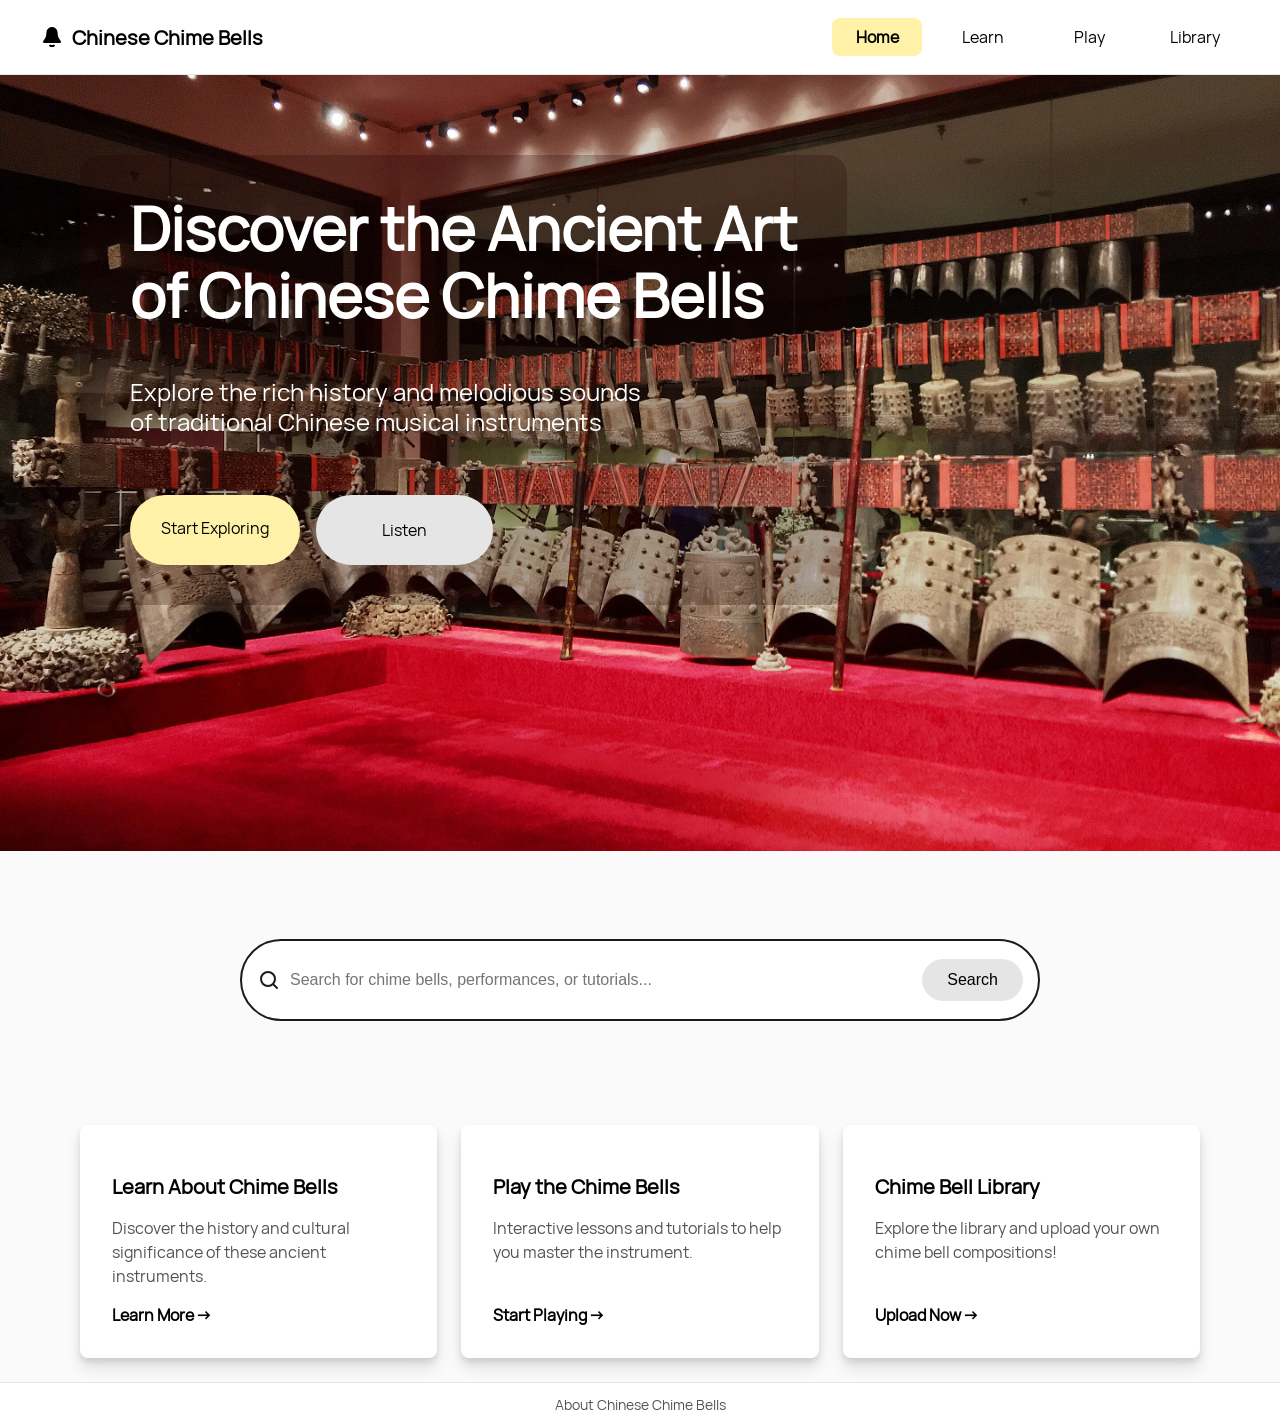
<file: index.html>
<!doctype html>
<!-- Homepagefor the Chinese Chime Bells website -->
<html lang="en">
  <head>
    <meta charset="UTF-8" />
    <meta name="viewport" content="width=device-width, initial-scale=1.0" />
  
    <!-- Page title -->
    <title>Chinese Chime Bells</title>
    <link rel="stylesheet" href="style.css" />
    <!-- Typography -->
   
  </head>
  <body>
    <!-- Main wrapper for all content -->
    <div class="wrapper">
      <!-- Top navigation bar -->
      <!-- Header section: logo and navigation -->
      <header>
        <!-- Logo section with bell icon and website name -->
        <div class="logo">
          <!-- Website SVG logo: Bell icon -->
          <svg xmlns="http://www.w3.org/2000/svg" width="24" height="24" viewBox="0 0 24 24" fill="none">
            <path d="M6.50248 6.97519C6.78492 4.15083 9.16156 2 12 2C14.8384 2 17.2151 4.15083 17.4975 6.97519L17.7841 9.84133C17.8016 10.0156 17.8103 10.1028 17.8207 10.1885C17.9649 11.3717 18.3717 12.5077 19.0113 13.5135C19.0576 13.5865 19.1062 13.6593 19.2034 13.8051L20.0645 15.0968C20.8508 16.2763 21.244 16.866 21.0715 17.3412C21.0388 17.4311 20.9935 17.5158 20.9368 17.5928C20.6371 18 19.9283 18 18.5108 18H5.48923C4.07168 18 3.36291 18 3.06318 17.5928C3.00651 17.5158 2.96117 17.4311 2.92854 17.3412C2.75601 16.866 3.14916 16.2763 3.93548 15.0968L4.79661 13.8051C4.89378 13.6593 4.94236 13.5865 4.98873 13.5135C5.62832 12.5077 6.03508 11.3717 6.17927 10.1885C6.18972 10.1028 6.19844 10.0156 6.21587 9.84133L6.50248 6.97519Z" fill="black"/>
            <path d="M10.0681 20.6294C10.1821 20.7357 10.4332 20.8297 10.7825 20.8967C11.1318 20.9637 11.5597 21 12 21C12.4403 21 12.8682 20.9637 13.2175 20.8967C13.5668 20.8297 13.8179 20.7357 13.9319 20.6294" stroke="black" stroke-width="2" stroke-linecap="round"/>
          </svg>
          <!-- Website title -->
          <h1>Chinese Chime Bells</h1>
        </div>
        
        <!-- Navigation menu -->
        <!-- Reference: https://www.w3schools.com/howto/howto_js_topnav_responsive.asp -->
        <!-- Main navigation with responsive design -->
        <nav class="topnav" id="myTopnav">
          <ul>
            <!-- Navigation links to different pages -->
            <li><a href="index.html" class="active">Home</a></li>
            <li><a href="learn.html">Learn</a></li>
            <li><a href="play.html">Play</a></li>
            <li><a href="library.html">Library</a></li>
          </ul>
          <!--Responsive Top Navigation/Hamburger Menu -->
          <!-- Mobile menu toggle button with hamburger icon -->
          <button class="menu-toggle" id="menuToggle">
            <svg xmlns="http://www.w3.org/2000/svg" viewBox="0 0 24 24" stroke-width="2" stroke="currentColor" fill="none">
              <path stroke="none" d="M0 0h24v24H0z" fill="none"></path>
              <path d="M4 6l16 0"></path>
              <path d="M4 12l16 0"></path>
              <path d="M4 18l16 0"></path>
            </svg>
          </button>
        </nav>
      </header>

      <!-- Hero section, background image, title, and buttons -->
      <section class="hero">
        <div>
          <!-- Background image -->
          <img
            src="images/homepage1.jpg"
            alt="Chinese Chime Bells Background"
            class="hero-bg"
          />
          <!-- Hero content card -->
          <div class="hero-card">
            <!-- Hero title --> 
            <h2>
              Discover the Ancient Art </br>
              of Chinese Chime Bells 
            </h2> 

            <!-- Hero description -->
            <p>
              Explore the rich history and melodious sounds<br />
              of traditional Chinese musical instruments
            </p>
            
            <!--  buttons --> 
            <div class="buttons">
              <a href="learn.html" class="btn primary">Start Exploring</a>
              <a href="library.html" class="btn secondary">Listen</a>
            </div>
          </div>
      </section>

      <!-- Search section & input field -->
      <section class="search">
        <form>
          <!-- Search icon -->
          <svg xmlns="http://www.w3.org/2000/svg" width="24" height="24" viewBox="0 0 24 24" fill="none">
            <circle cx="11" cy="11" r="7" stroke="#1C1B1C" stroke-width="2"/>
            <path d="M20 20L17 17" stroke="#1C1B1C" stroke-width="2" stroke-linecap="round"/>
          </svg>
          <!-- Search input field -->
          <input
            type="text"
            id="searchInput"
            placeholder="Search for chime bells, performances, or tutorials..."
          />
          <button type="submit" class="search-button">Search</button>
        </form>
        <!-- Search results container -->
        <div id="searchResults" class="search-results"></div>
      </section>

      <!-- Main section with feature Feature Cards -->
      <main class="features">
        <!-- Feature Card 1: Learn -->
        <article>
          <span class="icon learn"></span>
          <h3>Learn About Chime Bells</h3>
          <p>
            <span>Discover the history and cultural
            significance of these ancient instruments.</span>
          </p>
          <a href="learn.html">Learn More →</a>
        </article>

        <!-- Feature Card 2: Play -->
        <article>
          <span class="icon play"></span>
          <h3>Play the Chime Bells</h3>
          <p>
            <span>Interactive lessons and tutorials to help you
            master the instrument.</span>
          </p>
          <a href="play.html">Start Playing →</a>
        </article>

        <!-- Feature Card 3: Library -->
        <article>
          <span class="icon library"></span>
          <h3>Chime Bell Library</h3>
          <p>
            <span>Explore the library and upload your own
                  chime bell compositions!</span>
          </p>
          <a href="library.html">Upload Now →</a>
        </article>
      </main>
      
      <!-- Footer -->
      <footer class="footer">
        <a href="about.html">About Chinese Chime Bells</a>
      </footer>
    </div>
   
    <script src="script.js"></script>
  </body>
</html>
</file>
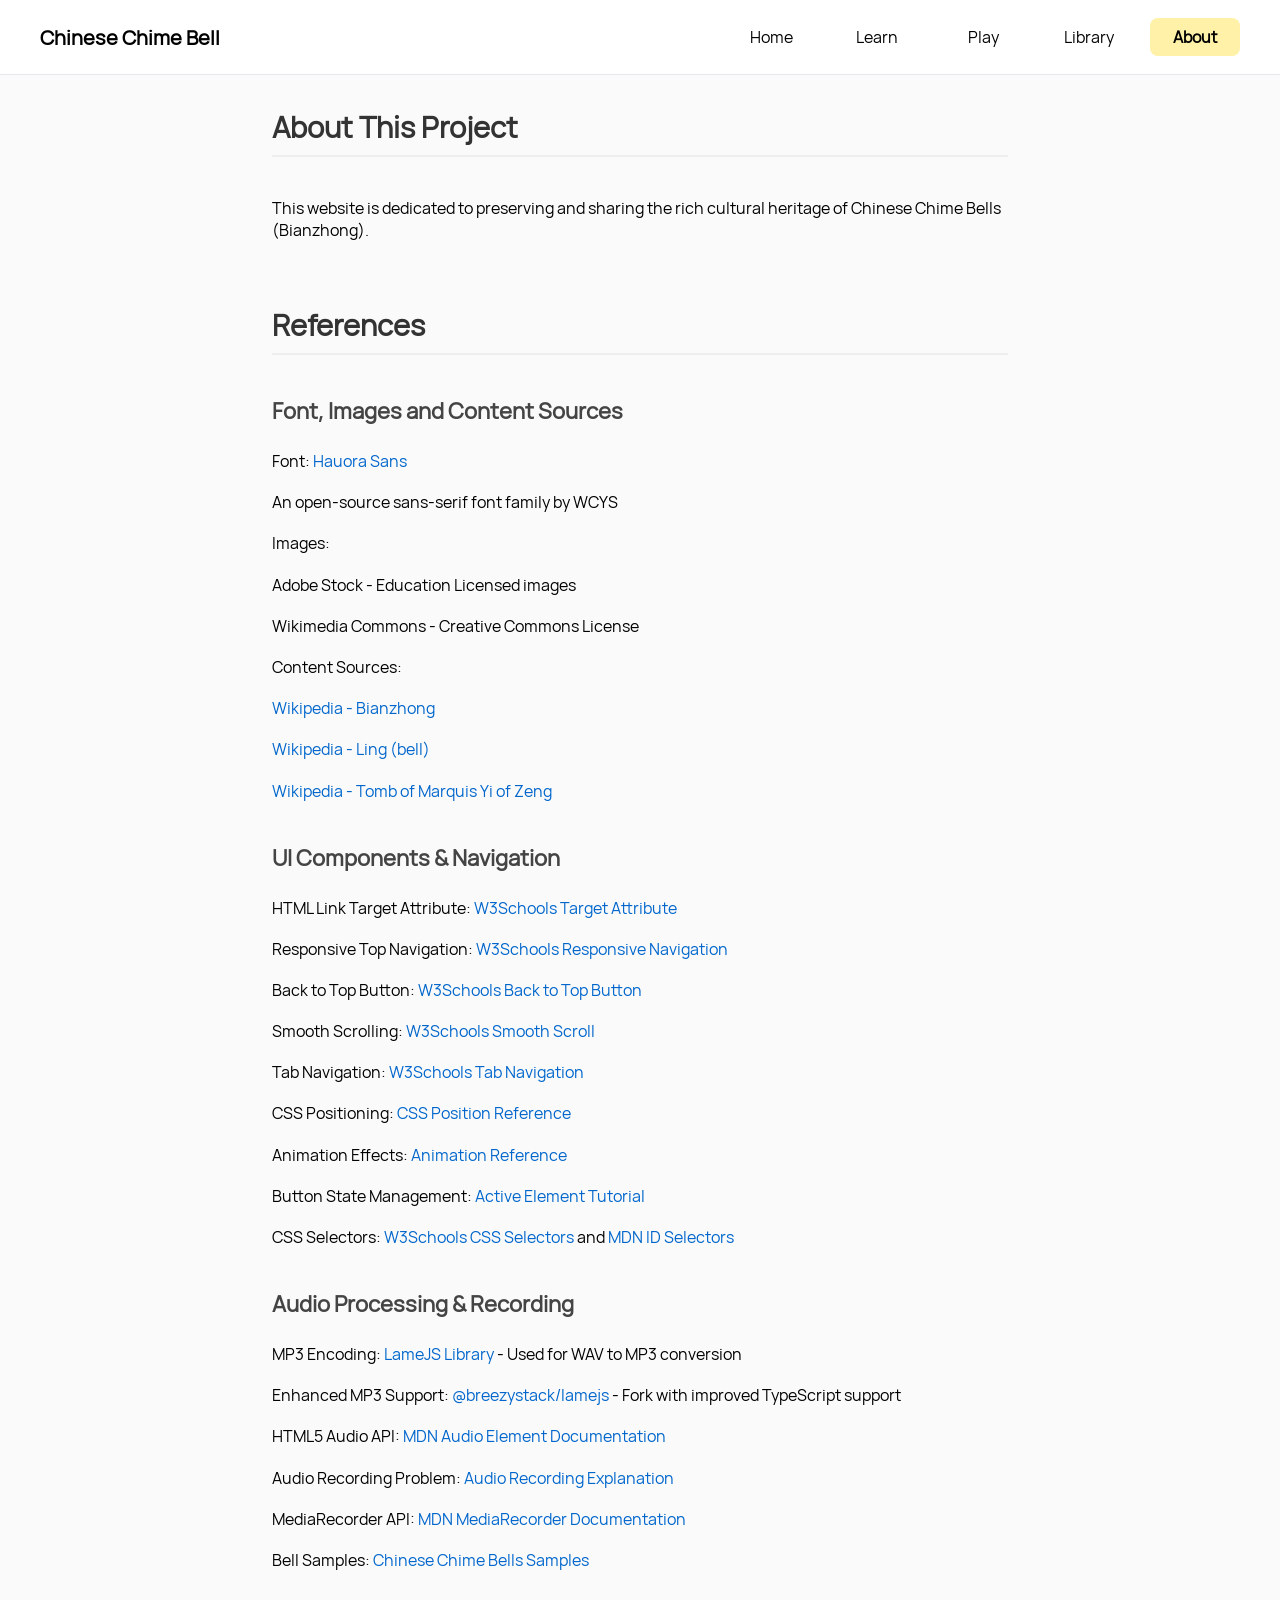
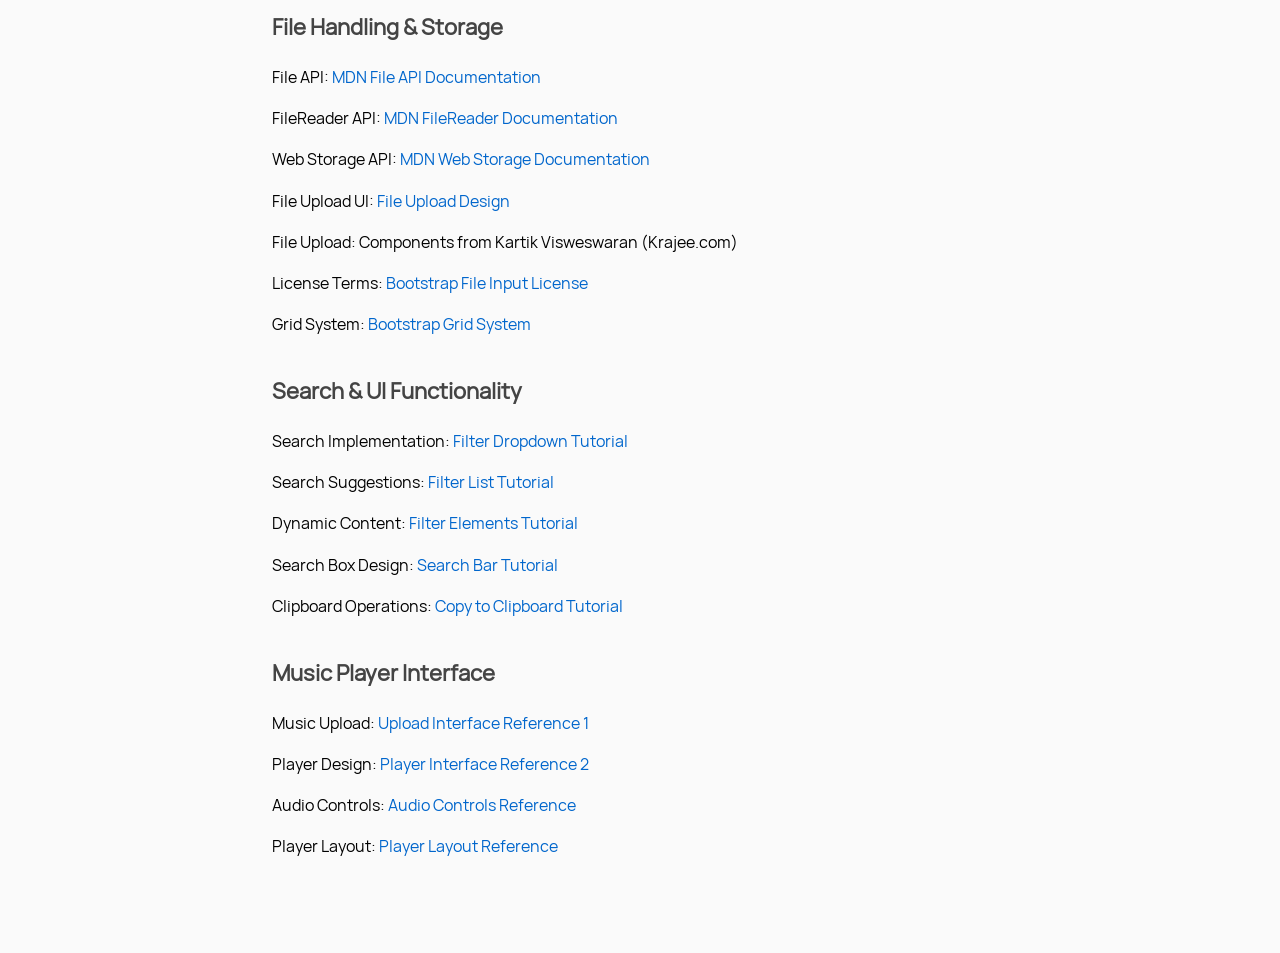
<file: about.html>
<!DOCTYPE html>
<html lang="en">
<head>
    <meta charset="UTF-8">
    <meta name="viewport" content="width=device-width, initial-scale=1.0">
    <title>About - Chinese Chime Bell</title>
    <link rel="stylesheet" href="style.css">
</head>
<body>
    <!-- Main wrapper for the entire page -->
    <div class="wrapper">
        <!-- Header section with logo and navigation -->
        <header>
            <div class="logo">
                <h1>Chinese Chime Bell</h1>
            </div>
            <!-- Responsive navigation menu -->
            <nav class="topnav">
                <button class="menu-toggle">
                    <svg viewBox="0 0 24 24" fill="none" xmlns="http://www.w3.org/2000/svg">
                        <path d="M3 12H21M3 6H21M3 18H21" stroke="currentColor" stroke-width="2" stroke-linecap="round" stroke-linejoin="round"/>
                    </svg>
                </button>
                <ul>
                    <li><a href="index.html">Home</a></li>
                    <li><a href="learn.html">Learn</a></li>
                    <li><a href="play.html">Play</a></li>
                    <li><a href="library.html">Library</a></li>
                    <li><a href="about.html" class="active">About</a></li>
                </ul>
            </nav>
        </header>

        <!-- Main content area -->
        <main class="about-content">
            <!-- Project introduction -->
            <section class="about-section">
                <h2>About This Project</h2>
                <p>This website is dedicated to preserving and sharing the rich cultural heritage of Chinese Chime Bells (Bianzhong).</p>
            </section>

            <!-- References section -->
            <section class="about-section">
                <h2>References</h2>

                
                <h3>Font, Images and Content Sources</h3>
                <ul>
                    <!-- Font -->
                    <li>Font: <a href="https://github.com/WCYS-Co/Hauora-Sans" target="_blank">Hauora Sans</a> 
                        <ul>
                            <li>An open-source sans-serif font family by WCYS</li>
                        </ul>
                    </li>
                    <!-- Image sources and licenses -->
                    <li>Images:
                        <ul>
                            <li>Adobe Stock - Education Licensed images </li>
                            <li>Wikimedia Commons - Creative Commons License</li>
                        </ul>
                    </li>
    
                    <li>Content Sources:
                        <ul>
                            <li><a href="https://en.wikipedia.org/wiki/Bianzhong" target="_blank">Wikipedia - Bianzhong</a></li>
                            <li><a href="https://en.wikipedia.org/wiki/Ling_(bell)" target="_blank">Wikipedia - Ling (bell)</a></li>
                            <li><a href="https://en.wikipedia.org/wiki/Tomb_of_Marquis_Yi_of_Zeng" target="_blank">Wikipedia - Tomb of Marquis Yi of Zeng</a></li>
                        </ul>
                    </li>
                </ul>

                <!--code references -->
                <h3>UI Components & Navigation</h3>    
                <ul>
                    <li>HTML Link Target Attribute: <a href="https://www.w3schools.com/tags/att_a_target.asp" target="_blank">W3Schools Target Attribute </a></li>
                    <li>Responsive Top Navigation: <a href="https://www.w3schools.com/howto/howto_js_topnav_responsive.asp" target="_blank">W3Schools Responsive Navigation </a></li>
                    <li>Back to Top Button: <a href="https://www.w3schools.com/howto/howto_js_scroll_to_top.asp" target="_blank">W3Schools Back to Top Button</a></li>
                    <li>Smooth Scrolling: <a href="https://www.w3schools.com/howto/howto_css_smooth_scroll.asp" target="_blank">W3Schools Smooth Scroll</a></li>
                    <li>Tab Navigation: <a href="https://www.w3schools.com/howto/howto_js_tabs.asp" target="_blank">W3Schools Tab Navigation</a></li>
                    <li>CSS Positioning: <a href="https://github.com/lange-lange/css-position" target="_blank">CSS Position Reference</a></li>
                    <li>Animation Effects: <a href="https://codepen.io/matthewcain/pen/ZepbeR" target="_blank">Animation Reference</a></li>
                    <li>Button State Management: <a href="https://www.w3schools.com/howto/howto_js_active_element.asp" target="_blank">Active Element Tutorial</a></li>
                    <li>CSS Selectors: <a href="https://www.w3schools.com/css/css_selectors.asp" target="_blank">W3Schools CSS Selectors</a> and <a href="https://developer.mozilla.org/en-US/docs/Web/CSS/ID_selectors" target="_blank">MDN ID Selectors</a></li>
                </ul>

                <h3>Audio Processing & Recording</h3>
                <ul>
                    <li>MP3 Encoding: <a href="https://github.com/zhuker/lamejs" target="_blank">LameJS Library</a> - Used for WAV to MP3 conversion</li>
                    <li>Enhanced MP3 Support: <a href="https://github.com/breezystack/lamejs" target="_blank">@breezystack/lamejs</a> - Fork with improved TypeScript support</li>
                    <li>HTML5 Audio API: <a href="https://developer.mozilla.org/en-US/docs/Web/API/HTMLAudioElement" target="_blank">MDN Audio Element Documentation</a></li>
                    <li>Audio Recording Problem: <a href="https://franzeus.medium.com/record-audio-in-js-and-upload-as-wav-or-mp3-file-to-your-backend-1a2f35dea7e8" target="_blank">Audio Recording Explanation</a></li>
                    <li>MediaRecorder API: <a href="https://developer.mozilla.org/en-US/docs/Web/API/MediaRecorder/isTypeSupported_static" target="_blank">MDN MediaRecorder Documentation</a></li>
                    <li>Bell Samples: <a href="https://github.com/wizonce9/A-Novel-Physical-Modeling-Approach-for-Sound-Synthesis-of-Chinese-Chime-Bells/tree/master/Instrument/Bianzhong%20Samples" target="_blank">Chinese Chime Bells Samples</a></li>
                </ul>

                <h3>File Handling & Storage</h3>
                <ul>
                    <li>File API: <a href="https://developer.mozilla.org/en-US/docs/Web/API/File" target="_blank">MDN File API Documentation</a></li>
                    <li>FileReader API: <a href="https://developer.mozilla.org/en-US/docs/Web/API/FileReader" target="_blank">MDN FileReader Documentation</a></li>
                    <li>Web Storage API: <a href="https://developer.mozilla.org/en-US/docs/Web/API/Web_Storage_API/Using_the_Web_Storage_API" target="_blank">MDN Web Storage Documentation</a></li>
                    <li>File Upload UI: <a href="https://codepen.io/piyushpd139/pen/ExmpXLz?utm_source=chatgpt.com" target="_blank">File Upload Design</a></li>
                    <li>File Upload: Components from Kartik Visweswaran (Krajee.com)</li>
                    <li>License Terms: <a href="https://github.com/kartik-v/bootstrap-fileinput/blob/master/LICENSE.md" target="_blank">Bootstrap File Input License</a></li>
                    <li>Grid System: <a href="https://getbootstrap.com/docs/5.0/layout/grid/" target="_blank">Bootstrap Grid System</a></li>
                </ul>

                <h3>Search & UI Functionality</h3>
                <ul>
                    <li>Search Implementation: <a href="https://www.w3schools.com/howto/howto_js_filter_dropdown.asp" target="_blank">Filter Dropdown Tutorial</a></li>
                    <li>Search Suggestions: <a href="https://www.w3schools.com/howto/howto_js_filter_list.asp" target="_blank">Filter List Tutorial</a></li>
                    <li>Dynamic Content: <a href="https://www.w3schools.com/howto/howto_js_filter_elements.asp" target="_blank">Filter Elements Tutorial</a></li>
                    <li>Search Box Design: <a href="https://www.w3schools.com/howto/howto_css_searchbar.asp" target="_blank">Search Bar Tutorial</a></li>
                    <li>Clipboard Operations: <a href="https://www.w3schools.com/howto/howto_js_copy_clipboard.asp" target="_blank">Copy to Clipboard Tutorial</a></li>
                </ul>

                <h3>Music Player Interface</h3>
                <ul>
                    <li>Music Upload: <a href="https://codepen.io/ankerpeet/pen/GQRdLK" target="_blank">Upload Interface Reference 1</a></li>
                    <li>Player Design: <a href="https://codepen.io/nico-judge/pen/qBdvWKQ" target="_blank">Player Interface Reference 2</a></li>
                    <li>Audio Controls: <a href="https://codepen.io/Tzyinc/pen/wvWKzjb" target="_blank">Audio Controls Reference</a></li>
                    <li>Player Layout: <a href="https://codepen.io/mark_sottek/pen/yLrwPJe" target="_blank">Player Layout Reference</a></li>
                </ul>

                
            </section>
        </main>
    </div>

    <script src="script.js"></script>
</body>
</html>
</file>
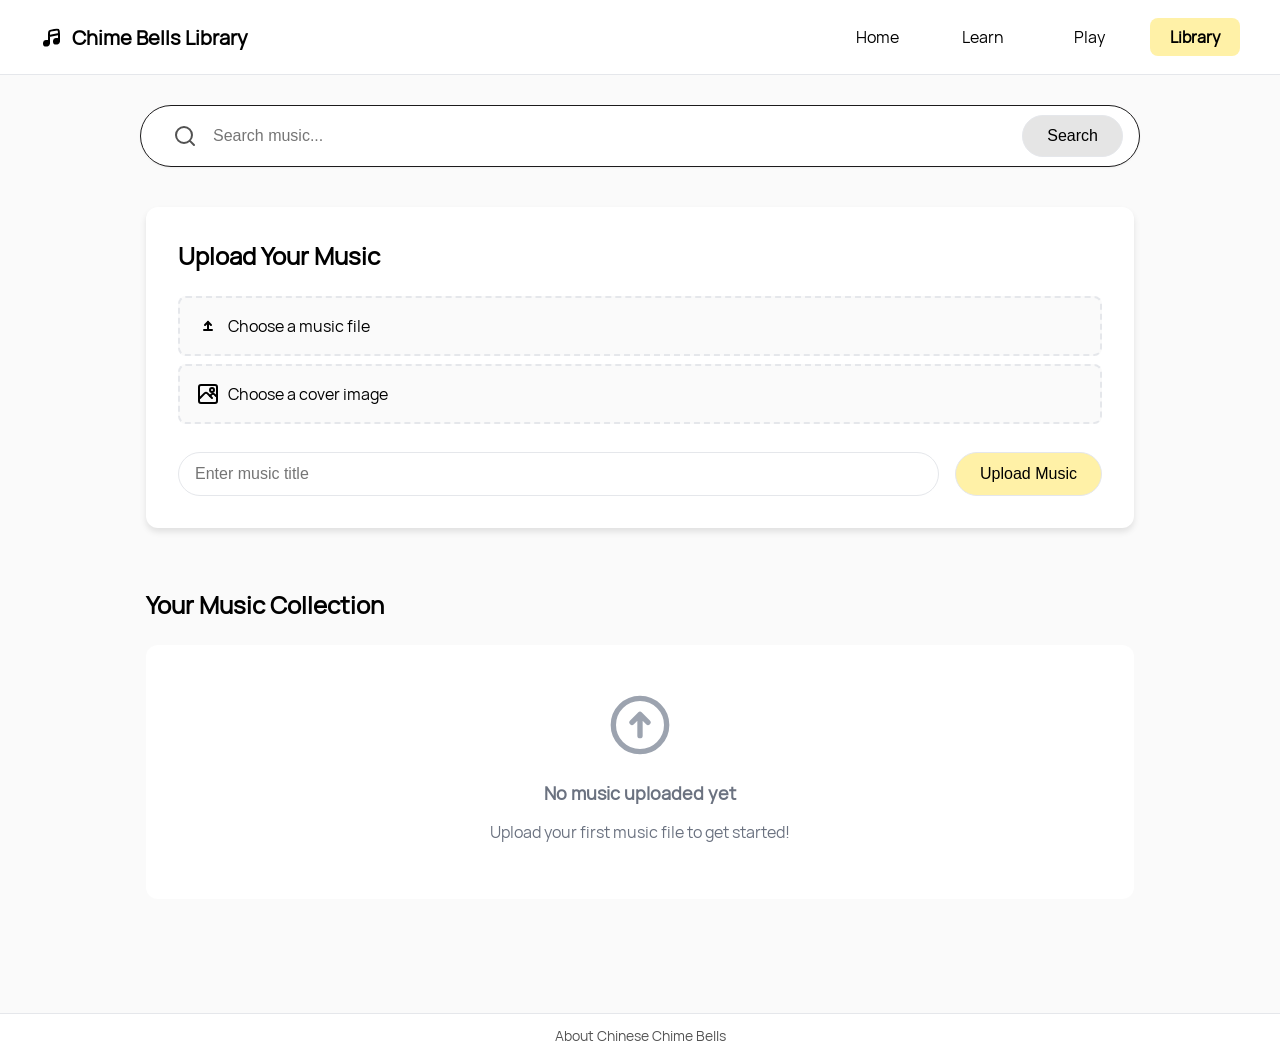
<file: library.html>
<!-- 
  Music Library page
  References:
  - HTML5 Audio Element: https://developer.mozilla.org/en-US/docs/Web/HTML/Element/audio
  - File API: https://developer.mozilla.org/en-US/docs/Web/API/File
  - Responsive Navigation: https://www.w3schools.com/howto/howto_js_topnav_responsive.asp
-->
<!doctype html>
<html lang="en">
  <head>
    <meta charset="UTF-8" />
    <meta name="viewport" content="width=device-width, initial-scale=1.0" />
    <title>Chime Bells Library</title>
    <link rel="stylesheet" href="style.css" />
  
  </head>
  <body>
    <!-- Main wrapper for all content -->
    <div class="wrapper">
      <header>
        <!-- Top navigation bar -->
        <!-- Website logo and name -->
        <div class="logo">
          <!-- Music note icon SVG for library page -->
          <svg
            width="24"
            height="24"
            viewBox="0 0 24 24"
            fill="none"
            xmlns="http://www.w3.org/2000/svg"
          >
            <path
              fill-rule="evenodd"
              clip-rule="evenodd"
              d="M19 15.9505V14H16.2525C16.018 14 15.9008 14 15.802 14.0098C14.854 14.1041 14.1041 14.854 14.0098 15.802C14 15.9008 14 16.018 14 16.2525C14 16.5322 14 16.6721 14.0124 16.7831C14.1332 17.8609 15.0909 18.646 16.1714 18.553C16.2827 18.5435 16.4199 18.516 16.6942 18.4612L16.9903 18.4019C17.3708 18.3258 17.561 18.2878 17.7215 18.2257C18.3765 17.9724 18.8506 17.394 18.9706 16.7021C19 16.5325 19 16.3385 19 15.9505ZM9 17.9505V16H6.25245C6.018 16 5.90078 16 5.80205 16.0098C4.85403 16.1041 4.10411 16.854 4.00982 17.802C4 17.9008 4 18.018 4 18.2525C4 18.5322 4 18.6721 4.01244 18.7831C4.13321 19.8609 5.0909 20.646 6.17139 20.553C6.28267 20.5435 6.41994 20.516 6.69419 20.4612L6.99029 20.4019C7.37076 20.3258 7.56099 20.2878 7.7215 20.2257C8.3765 19.9724 8.85063 19.394 8.9706 18.7021C9 18.5325 9 18.3385 9 17.9505Z"
              fill="black"
            ></path>
            <path
              d="M9 16V11M9 16V17.9505M9 16H6.25245M19 14V9M19 14V15.9505M19 14H16.2525M19 9L9 11M19 9V8.87922M9 11V9.27922M9 9.27922C9 7.70946 9 6.92459 9.45332 6.37163C9.90663 5.81867 10.6763 5.66475 12.2155 5.35689M9 9.27922V9.27922C9 7.70946 9 6.92459 9.45332 6.37163C9.45332 6.37163 9.45332 6.37163 9.45332 6.37163C9.90663 5.81867 10.6763 5.66475 12.2155 5.35689V5.35689M9 9.27922V17.9505M12.2155 5.35689L14.2155 4.95689M14.2155 4.95689C16.4291 4.51417 17.536 4.29281 18.268 4.89292C19 5.49304 19 6.62176 19 8.87922M14.2155 4.95689V4.95689C16.4291 4.51417 17.536 4.29281 18.268 4.89292C19 5.49304 19 6.62176 19 8.87922V8.87922M19 15.9505C19 16.3385 19 16.5325 18.9706 16.7021C18.8506 17.394 18.3765 17.9724 17.7215 18.2257C17.561 18.2878 17.3708 18.3258 16.9903 18.4019M19 15.9505V15.9505C19 16.3385 19 16.5325 18.9706 16.702C18.8506 17.394 18.3765 17.9724 17.7215 18.2257C17.561 18.2878 17.3708 18.3258 16.9903 18.4019V18.4019M16.9903 18.4019L16.6942 18.4612M16.6942 18.4612C16.4199 18.516 16.2827 18.5435 16.1714 18.553C15.0909 18.646 14.1332 17.8609 14.0124 16.7831C14 16.6721 14 16.5322 14 16.2525M16.6942 18.4612V18.4612C16.4199 18.516 16.2827 18.5435 16.1714 18.553C15.0909 18.646 14.1332 17.8609 14.0124 16.7831C14 16.6721 14 16.5322 14 16.2525V16.2525M14 16.2525C14 16.018 14 15.9008 14.0098 15.802C14.1041 14.854 14.854 14.1041 15.802 14.0098C15.9008 14 16.018 14 16.2525 14M14 16.2525V16.2525C14 16.018 14 15.9008 14.0098 15.8021C14.1041 14.854 14.854 14.1041 15.8021 14.0098C15.9008 14 16.018 14 16.2525 14V14M9 17.9505C9 18.3385 9 18.5325 8.9706 18.7021C8.85063 19.394 8.3765 19.9724 7.7215 20.2257C7.56099 20.2878 7.37076 20.3258 6.99029 20.4019M9 17.9505V17.9505C9 18.3385 9 18.5325 8.9706 18.7021C8.85063 19.394 8.3765 19.9724 7.7215 20.2257C7.56099 20.2878 7.37075 20.3258 6.99029 20.4019V20.4019M6.99029 20.4019L6.69419 20.4612M6.69419 20.4612C6.41994 20.516 6.28267 20.5435 6.17139 20.553C5.0909 20.646 4.13321 19.8609 4.01244 18.7831C4 18.6721 4 18.5322 4 18.2525M6.69419 20.4612V20.4612C6.41986 20.516 6.28269 20.5435 6.17139 20.553C5.0909 20.646 4.13321 19.8608 4.01244 18.7831C4 18.6721 4 18.5322 4 18.2525V18.2525M4 18.2525C4 18.018 4 17.9008 4.00982 17.802C4.10411 16.854 4.85403 16.1041 5.80205 16.0098C5.90078 16 6.018 16 6.25245 16M4 18.2525V18.2525C4 18.018 4 17.9008 4.00982 17.8021C4.10411 16.854 4.85403 16.1041 5.80205 16.0098C5.90078 16 6.01801 16 6.25245 16V16"
              stroke="black"
              stroke-width="2"
            ></path>
          </svg>
          <h1>Chime Bells Library</h1>
        </div>

         <!-- Navigation menu -->
         <!-- Reference: https://www.w3schools.com/howto/howto_js_topnav_responsive.asp -->
        <!-- Main navigation with responsive design -->
        <nav class="topnav" id="myTopnav">
          <ul>
            <li><a href="index.html">Home</a></li>
            <li><a href="learn.html">Learn</a></li>
            <li><a href="play.html">Play</a></li>
            <li><a href="library.html" class="active">Library</a></li>
          </ul>
          <!--Responsive Top Navigation/Hamburger Menu -->
          <button class="menu-toggle" id="menuToggle">
            <svg xmlns="http://www.w3.org/2000/svg" viewBox="0 0 24 24" stroke-width="2" stroke="currentColor" fill="none">
              <path stroke="none" d="M0 0h24v24H0z" fill="none"></path>
              <path d="M4 6l16 0"></path>
              <path d="M4 12l16 0"></path>
              <path d="M4 18l16 0"></path>
            </svg>
          </button>
        </nav>
      </header>

      <!-- Main content area -->
      <main class="main-content">
        <!-- Search Section -->
        <section class="search-container">
          <div class="search-input-wrapper">
            <!-- Search icon SVG -->
            <svg width="24" height="24" viewBox="0 0 24 24" fill="none" xmlns="http://www.w3.org/2000/svg">
              <path d="M21 21L16.65 16.65M19 11C19 15.4183 15.4183 19 11 19C6.58172 19 3 15.4183 3 11C3 6.58172 6.58172 3 11 3C15.4183 3 19 6.58172 19 11Z" stroke="#525252" stroke-width="2" stroke-linecap="round" stroke-linejoin="round"/>
            </svg>
            <!-- Search input field -->
            <input type="text" id="searchInput" placeholder="Search music..." />
          </div>
          <!-- Search button -->
          <button class="search-button">Search</button>
        </section>

        <!-- Upload Section -->
        <!-- Reference: 
        image upload: https://codepen.io/piyushpd139/pen/ExmpXLz?utm_source=chatgpt.com -->
      <!-- This project includes components developed by Kartik Visweswaran (Krajee.com).
       Copyright (c) 2014 - 2024, Kartik Visweswaran
       All rights reserved.

       Used under the license terms described at:
      https://github.com/kartik-v/bootstrap-fileinput/blob/master/LICENSE

      This use complies with the license terms, including retaining the original copyright
      and not using the author's name for endorsement or promotion.-->

       <!-- music upload: https://codepen.io/ankerpeet/pen/GQRdLK 
                      https://codepen.io/nico-judge/pen/qBdvWKQ
                      https://codepen.io/dmack/pen/VLxpyv -->
        <section class="upload-section">
          <!-- Upload container with form -->
          <div class="upload-container">
            <h2>Upload Your Music</h2>
            <!-- Upload form with file inputs -->
            <form id="uploadForm" class="upload-form">
              <div class="upload-inputs">
                <!-- Music file upload input -->
                <div class="file-input-container">
                  <input type="file" id="musicFile" accept="audio/*" required />
                  <!-- Music file upload label with icon -->
                  <label for="musicFile" class="file-label">
                    <svg width="24" height="24" viewBox="0 0 24 24" fill="none" xmlns="http://www.w3.org/2000/svg">
                      <path d="M12 16L12 8" stroke="currentColor" stroke-width="2" stroke-linecap="round"/>
                      <path d="M9 11L12 8L15 11" stroke="currentColor" stroke-width="2" stroke-linecap="round"/>
                      <path d="M8 16H16" stroke="currentColor" stroke-width="2" stroke-linecap="round"/>
                    </svg>
                    <span class="label-text">Choose a music file</span>
                  </label>
                  <!-- Display selected music file name -->
                  <div class="file-name" id="musicFileName"></div>
                </div>
                <!-- Cover image upload input -->
                <div class="file-input-container">
                  <input type="file" id="coverImage" accept="image/*" />
                  <!-- Cover image upload label with icon -->
                  <label for="coverImage" class="file-label">
                    <svg width="24" height="24" viewBox="0 0 24 24" fill="none" xmlns="http://www.w3.org/2000/svg">
                      <path d="M4 16L8.586 11.414C9.367 10.633 10.633 10.633 11.414 11.414L16 16" stroke="currentColor" stroke-width="2" stroke-linecap="round"/>
                      <path d="M14 14L15.586 12.414C16.367 11.633 17.633 11.633 18.414 12.414L20 14" stroke="currentColor" stroke-width="2" stroke-linecap="round"/>
                      <circle cx="16" cy="8" r="2" stroke="currentColor" stroke-width="2"/>
                      <rect x="3" y="3" width="18" height="18" rx="2" stroke="currentColor" stroke-width="2"/>
                    </svg>
                    <span class="label-text">Choose a cover image</span>
                  </label>
                  <!-- Display selected image file name -->
                  <div class="file-name" id="imageFileName"></div>
                  <!-- Preview selected image -->
                  <div class="image-preview" id="imagePreview"></div>
                </div>
              </div>
              <!-- Music title input and upload button -->
              <div class="input-group">
                <input type="text" id="musicTitle" placeholder="Enter music title" required />
                <button type="submit" class="upload-button">Upload Music</button>
              </div>
            </form>
          </div>
        </section>

        <!-- Music Collection Section -->
        <section class="music-collection">
          <h2>Your Music Collection</h2>
          <!-- Empty state message when no music is uploaded -->
          <div id="emptyState" class="empty-state">
            <!-- Empty state icon -->
            <svg width="64" height="64" viewBox="0 0 24 24" fill="none" xmlns="http://www.w3.org/2000/svg">
              <path d="M12 16V8M12 8L9 11M12 8L15 11" stroke="currentColor" stroke-width="2" stroke-linecap="round"/>
              <circle cx="12" cy="12" r="10" stroke="currentColor" stroke-width="2"/>
            </svg>
            <p>No music uploaded yet</p>
            <p>Upload your first music file to get started!</p>
          </div>
          
          <!-- Music grid for uploaded songs -->
          <div id="musicGrid" class="music-grid">
            <!-- Music cards will be dynamically added here -->
          </div>
        </section>
      </main>

      <!-- Footer -->
      <footer class="footer">
        <a href="about.html">About Chinese Chime Bells</a>
      </footer>
    </div>

    <script src="script.js"></script>
  </body>
</html>
</file>
<file: style.css>
@font-face {
  font-family: 'Hauora';
  src: url(css/fonts/hauora-regular.woff) format('woff'),
       url(css/fonts/Hauora-Regular.woff2) format('woff2');
  font-weight: normal;
  font-style: normal;
}

/* Global styles - Applied to all pages */
* {
  margin: 0;
  padding: 0;
  box-sizing: border-box;
  scroll-behavior: smooth;
}

body {
  font-family: 'Hauora', sans-serif;
  background-color: #fafafa;
}

/* Main wrapper - Applied to all pages */
.wrapper {
  width: 100%;
  display: flex;
  flex-direction: column;
  min-height: 100vh;
}

/* Header & Navigation - Applied to all pages */
/* - Site header styling
   - Navigation menu components
   - Responsive menu toggle */
header {
  height: 75px;
  display: flex;
  align-items: center;
  justify-content: space-between;
  padding: 0 40px;
  border-bottom: 1px solid #E5E7EB;
  background: #FFF;
}

/* Logo style */
.logo {
  display: flex;
  align-items: center;
  gap: 8px;
}

.logo h1 {
  font-family: 'Hauora', sans-serif;
  color: #000;
  font-size: 20px;
  font-weight: 700;
}

/* Navigation styles */
nav.topnav {
  margin-left: auto;
  display: flex;
  align-items: center;
  position: relative;
}

nav.topnav ul {
  display: flex;
  gap: 16px;
  margin: 0;
  padding: 0;
  list-style: none;
}

nav.topnav ul li {
  width: 90px;
}

/* Navigation links styling */
nav.topnav a {
  display: block;
  width: 100%;
  padding: 8px 0;
  text-align: center;
  border-radius: 8px;
  transition: all 0.3s ease;
  color: #000;
  text-decoration: none;
  white-space: nowrap;
}

nav.topnav a:hover {
  background-color: #ffd700;
}

nav.topnav a.active {
  background-color: #fff1a7;
  font-weight: 700;
}

/* Menu toggle styles */
.menu-toggle {
  display: none;
  background: none;
  border: none;
  cursor: pointer;
  padding: 10px;
}

.menu-toggle svg {
  width: 24px;
  height: 24px;
  stroke: #000000;
  stroke-width: 2;
}

/* Footer styles */
.footer {
  width: 100%;
  padding: 10px;
  text-align: center;
  background-color: #fff;
  border-top: 1px solid #E5E7EB;
  margin-top: auto;
}

.footer a {
  color: #525252;
  text-decoration: none;
  font-size: 14px;
  transition: all 0.3s ease;
}

.footer a:hover {
  color: #000;
  background-color: #fff1a7;
  padding: 4px 8px;
  border-radius: 4px;
}


/* ===== HOME PAGE STYLES ===== */
/* Hero section - Home page */
.hero {
  width: 100%;
  color: #fff;
  background-color: #f5f5f5;
  position: relative;
}

/*lets all <div> elements that are direct 
children of an element with class hero.*/
.hero > div {
  display: flex;
  flex-direction: column;
  position: relative;
  min-height: 654px;
  width: 100%;
  padding: 48px 80px 246px;
  align-items: flex-start;
  padding-top: 80px;
}

.hero-bg {
  position: absolute;
  inset: 0;
  height: 100%;
  width: 100%;
  object-fit: cover;
  object-position: center 45%;
}

.hero-card {
  background: rgba(32, 0, 0, 0.25);
  padding: 40px 50px;
  border-radius: 20px;
  display: inline-block;
  position: relative;
  z-index: 10;
}

.hero h2 {
  font-family: 'Hauora', sans-serif;
  position: relative;
  font-size: 60px;
  font-weight: 700;
  line-height: 67px;
}

.hero p {
  position: relative;
  font-size: 24px;
  font-weight: 400;
  line-height: 30px;
  margin-top: 48px;
}

.buttons {
  position: relative;
  display: flex;
  margin-top: 58px;
  align-items: stretch;
  gap: 16px;
  font-size: 16px;
  font-weight: 500;
  text-align: center;
}

.btn {
  text-decoration: none;
  display: inline-block;
  border-radius: 50px;
  padding: 22px 31px;
}

.primary {
  background-color: #FFF1A7;
  color: #000;
}

.primary:hover {
  background-color: #FFD700;
  box-shadow: 0px 2px 4px 0px rgba(0, 0, 0, 0.25);
}

.secondary {
  background-color: #E5E5E5;
  color: #000;
  padding: 24px 66px;
}

.secondary:hover {
  background-color: #1C1B1C;
  color: #fff;
  box-shadow: 0px 3px 4px 0px rgba(0, 0, 0, 0.25);
}

/* Search section - Home page */
.search {
  display: flex;
  margin-top: 40px;
  width: 100%;
  padding: 48px 70px;
  flex-direction: column;
  align-items: center;
  font-size: 16px;
  color: #a1a0a0;
  justify-content: center;
  position: relative;
}

.search form {
  border-radius: 50px;
  background-color: #fff;
  border: 2px solid #1c1b1c;
  display: flex;
  width: 800px;
  max-width: 100%;
  padding: 18px 15px;
  align-items: center;
  gap: 9px;
}

.search input {
  flex: 1;
  font-size: 16px;
  color: #a1a0a0;
  border: none;
  background-color: transparent;
  outline: none;
}

.search-button {
  padding: 11px 24px;
  font-size: 16px;
  border-radius: 50px;
  cursor: pointer;
  white-space: nowrap;
  background-color: #E5E5E5;
  border: 1px solid #E5E7EB;
  color: #000;
}

.search-button:hover {
  background-color: #1C1B1C;
  color: #fff;
  box-shadow: 0px 3px 4px 0px rgba(0, 0, 0, 0.25);
}

/* Search Results Styles */
.search-results {
  position: static;
  width: 800px;
  max-width: 100%;
  background: white;
  border-radius: 8px;
  box-shadow: 0 4px 6px rgba(0, 0, 0, 0.1);
  margin-top: 16px;
  margin-bottom: 16px;
}

.results-header {
  padding: 16px;
  border-bottom: 1px solid #E5E7EB;
}

.results-header h2 {
  margin: 0;
  font-size: 18px;
  color: #1F2937;
}

.results-header p {
  margin: 4px 0 0;
  font-size: 14px;
  color: #6B7280;
}

.result-item {
  padding: 16px;
  border-bottom: 1px solid #E5E7EB;
}

.result-item:last-child {
  border-bottom: none;
}

.result-item h3 {
  margin: 0;
  font-size: 16px;
}

.result-item h3 a {
  color: #1F2937;
  text-decoration: none;
}

.result-item h3 a:hover {
  color: #4B5563;
  text-decoration: underline;
}

.result-item ul {
  margin: 8px 0 0;
  padding-left: 20px;
  list-style-type: disc;
  color: #6B7280;
}

.result-item li {
  margin: 4px 0;
  font-size: 14px;
}

.no-results {
  padding: 24px;
  text-align: center;
  color: #6B7280;
}

/* Features section - Home page */
.features {
  display: flex;
  width: 100%;
  padding: 24px 80px;
  flex-direction: row;
  justify-content: center;
  flex-wrap: wrap;
  gap: 24px;
}

.features article {
  border-radius: 8px;
  background-color: #fff;
  box-shadow: 0px 4px 6px rgba(0, 0, 0, 0.1), 0px 10px 15px rgba(0, 0, 0, 0.1);
  display: flex;
  flex: 1;
  min-width: 300px;
  padding: 32px;
  flex-direction: column;
  align-items: flex-start;
  gap: 16px;
}

.features h3 {
  color: #000;
  font-size: 20px;
  font-weight: 700;
}

.features p {
  color: #525252;
  font-size: 16px;
  font-weight: 400;
  line-height: 24px;
  display: flex;
  flex-direction: column;
}

.features a {
  color: #000;
  font-size: 16px;
  font-weight: 600;
  text-decoration: none;
  margin-top: auto;
}

/* ===== HISTORY/LEARN PAGE STYLES ===== */
/* Content section - History/Learn page */
.learn-page {
  font-family: 'Hauora', sans-serif;
  max-width: 1440px;
  margin: 0 auto;
  padding: 0 2rem;
}

/* Navigation styles for chapter links */
.figcaption {
  margin-top: 2rem;
  font-family: 'Hauora', sans-serif;
  font-size: 1.5rem;
  color: #333;
}

.figcaption a {
  text-decoration: none;
  color: #525252;
  transition: all 0.3s ease;
  display: inline-block;
  border-radius: 8px;
}

.figcaption a:hover {
  color: #000;
  background-color: #fff1a7;
}

/* Chapter Cards Styling */
.chapter-card {
  background: #fff;
  border-radius: 8px;
  box-shadow: 0 2px 4px rgba(0, 0, 0, 0.1);
  margin: 2rem 0;
  padding: 2rem;
  transition: all 0.3s ease;
}

.chapter-card .sticky h2 {
  padding: 0;
  font-family: 'Hauora', sans-serif;
}

.chapter-card img {
  border-radius: 4px;
  margin: 1rem 0;
  width: 100%;
  height: auto;
  display: block;
}

.chapter-content {
  margin: 2rem 0 0;
}

.chapter-content h3 {
  color: #333;
  font-family: 'Hauora', sans-serif;
  font-size: 1.5rem;
  margin: 1.5rem 0 1rem;
}

.chapter-content p, 
.chapter-content li {
  color: #444;
  font-size: 1.1rem;
  line-height: 1.6;
  margin-bottom: 1.5rem;
  font-family: 'Hauora', sans-serif;
}

.chapter-content ul {
  margin: 1rem 0;
  padding-left: 2rem;
  color: #444;
}

.chapter-content li {
  margin-bottom: 0.5rem;
}

.source {
  color: #666;
  font-size: 0.9rem;
  border-top: 1px solid #eee;
  padding-top: 1rem;
  margin-top: 2rem;
  word-break: break-word;
  overflow-wrap: break-word;
}

.source a {
  word-break: break-all;
}

/* Back to top button */
.back-to-top {
  position: fixed;
  bottom: 2rem;
  right: calc(50% - 600px); /* Position relative to the center of page, aligned with content max-width */
  width: 3rem;
  height: 3rem;
  border-radius: 50%;
  background-color: #fff1a7;
  color: #000;
  border: none;
  font-size: 1.25rem;
  cursor: pointer;
  display: none;
  align-items: center;
  justify-content: center;
  box-shadow: 0 2px 10px rgba(0, 0, 0, 0.1);
  transition: all 0.3s ease;
  z-index: 1000;
}

.back-to-top:hover {
  background-color: #ffd700; 
  transform: translateY(-3px);
  box-shadow: 0 4px 15px rgba(0, 0, 0, 0.15);
}

/* ===== PLAY PAGE STYLES ===== */
/* Main content - Play page */
.main-content {
  padding: 30px 0;
  max-width: 1440px;
  margin: 0 auto;
}

/* Tab navigation - Play page */
.tab-navigation {
  display: flex;
  gap: 18px;
  margin-bottom: 31px;
  padding: 20 20px;
}

.tab-button {
  box-sizing: border-box;
  display: flex;
  width: 170.141px;
  padding: 15px 56.141px 16px 56px;
  justify-content: center;
  align-items: center;
  border-radius: 50px;
  font-size: 16px;
  cursor: pointer;
  background-color: #E5E5E5;
  border: 1px solid #E5E7EB;
  white-space: nowrap;
  overflow: hidden;
  text-overflow: ellipsis;
}

/* Record and Stop Button Styles
 References:
 *  Button state management: https://www.w3schools.com/howto/howto_js_active_element.asp 
 *  # ID selector: https://www.w3schools.com/css/css_selectors.asp https://developer.mozilla.org/en-US/docs/Web/CSS/ID_selectors
 */

/*- HTML implementation:
 *   <button id="stopButton" class="tab-button">Stop</button>
 *   <button id="recordButton" class="tab-button">Record</button>

/* Record button styles - Controlled by recordButton.addEventListener('click') in script.js */
#recordButton {
  background-color: #FFF1A7;
  color: #000;
  border: 1px solid #E5E7EB;
}

#recordButton:hover {
  background-color: #FFD700;
  color: #000;
  border: 1px solid #E5E7EB;
  box-shadow: 0 4px 8px rgba(0, 0, 0, 0.1);
}


/* Active class added/removed via JavaScript when recording starts/stops */
#recordButton.active {
  background-color: #FFD700;
  color: #000;
  border: 2px solid #000000;
  transform: translateY(-2px);
  box-shadow: 0 4px 8px rgba(0, 0, 0, 0.1);
  font-weight: bold;
}

/* Stop button styles - Controlled by stopButton.addEventListener('click') in script.js */
#stopButton {
  background-color: #E5E5E5;
  color: #000;
  border: 1px solid #E5E7EB;
}

#stopButton:hover {
  background-color: #1C1B1C;
  color: #fff;
  border: none;
  box-shadow: 0 4px 8px rgba(0, 0, 0, 0.1);
}


/* Active class added/removed via JavaScript when recording is stopped */
#stopButton.active {
  background-color: #1C1B1C;
  color: #fff;
  border: 2px solid #FFD700;
  transform: translateY(-2px);
  box-shadow: 0 4px 8px rgba(0, 0, 0, 0.1);
  font-weight: bold;
}

/* Player section - Play page */
.player-section {
  position: relative;
  border-radius: 12px;
  background-color: #fff;
  box-shadow: 0 4px 6px rgba(0, 0, 0, 0.1), 0 10px 15px rgba(0, 0, 0, 0.1);
  padding: 109px 242px 253px;
  display: flex;
  flex-direction: column;
  align-items: center;
  max-width: 1440px;
  margin: 0 auto;
}

/* Bells container - Desktop layout */
.bells-container {
  display: grid;
  grid-template-columns: repeat(5, 1fr); /* Default 2x5 layout */
  column-gap: 24px;
  row-gap: 48px;
  width: 100%;
  max-width: 800px;
  margin: 0 auto;
  justify-content: center;
  align-items: center;
}

/* Individual bell styling */
.bell-wrapper {
  position: relative;
  width: 132px;
  height: 132px;
  display: flex;
  justify-content: center;
  align-items: center;
  margin: 0 auto;
}

.bell-image {
  width: 100%;
  height: 100%;
  border-radius: 50%;
  object-fit: cover;
  object-position: center -42px;
  cursor: pointer;
  transition: transform 0.2s ease;
}

.bell-image:hover {
  transform: scale(1.05);
}

.bell-note {
  position: absolute;
  color: #ffd700;
  font-size: 20px;
  font-weight: 700;
}

/* Controls container */
.player-controls {
  width: 100%;
  display: flex;
  justify-content: space-between;
  align-items: center;
  margin-top: 60px;
}

/* Volume control */
.volume-controls {
  display: flex;
  align-items: center;
  gap: 10px;
}

.volume-button {
  display: flex;
  width: 46px;
  height: 42px;
  padding: 13px;
  justify-content: center;
  align-items: center;
  flex-shrink: 0;
  background: none;
  border: none;
  cursor: pointer;
  border-radius: 50px;
  transition: all 0.3s ease;
}

.volume-button:hover {
  background-color: #FFF1A7;
}

.volume-button:active,
.volume-button.active {
  background-color: #FFD700;
}

.volume-button.muted {
  background-color: transparent;
}

.volume-button.muted:hover {
  background-color: #f5f5f5;
}

.volume-button.muted path {
  fill: #999;
}

/* Volume Slider Styles */
.volume-slider {
  width: 100px;
  height: 4px;
  background: #E5E7EB;
  border-radius: 2px;
  -webkit-appearance: none;
  appearance: none;
  margin: 0;
  padding: 0;
}

/* Slider Track */
.volume-slider::-webkit-slider-runnable-track {
  width: 100%;
  height: 4px;
  background: #E5E7EB;
  border-radius: 2px;
  border: none;
}

.volume-slider::-moz-range-track {
  width: 100%;
  height: 4px;
  background: #E5E7EB;
  border-radius: 2px;
  border: none;
}

/* Slider Thumb */
.volume-slider::-webkit-slider-thumb {
  -webkit-appearance: none;
  height: 12px;
  width: 12px;
  border-radius: 50%;
  background: #FFD700;
  cursor: pointer;
  margin-top: -4px;
  border: none;
  box-shadow: 0 2px 4px rgba(0, 0, 0, 0.1);
}

.volume-slider::-moz-range-thumb {
  height: 12px;
  width: 12px;
  border-radius: 50%;
  background: #FFD700;
  cursor: pointer;
  border: none;
  box-shadow: 0 2px 4px rgba(0, 0, 0, 0.1);
}

/* Hover effects */
.volume-slider:hover::-webkit-slider-thumb {
  background: #FFC700;
}

.volume-slider:hover::-moz-range-thumb {
  background: #FFC700;
}

/* Focus styles */
.volume-slider:focus {
  outline: none;
}

.volume-slider:focus::-webkit-slider-thumb {
  box-shadow: 0 0 0 3px rgba(255, 215, 0, 0.2);
}

.volume-slider:focus::-moz-range-thumb {
  box-shadow: 0 0 0 3px rgba(255, 215, 0, 0.2);
}

/* Action buttons container */
.action-buttons {
  display: flex;
  gap: 24px;
}

.action-button {
  padding: 11px 24px;
  border-radius: 50px;
  font-size: 16px;
  cursor: pointer;
  background-color: #E5E5E5;
  border: 1px solid #E5E7EB;
  color: #000;
}

.action-button:hover {
  background-color: #1C1B1C;
  color: #fff;
  box-shadow: 0px 3px 4px 0px rgba(0, 0, 0, 0.25);
}


/* Tutorial section - Play page */
.tutorial-section {
  border-radius: 12px;
  padding: 52px 57px;
  box-shadow:
    0 4px 6px rgba(0, 0, 0, 0.1),
    0 10px 15px rgba(0, 0, 0, 0.1);
  background-color: #fff;
  margin: 60px auto 0;
  max-width: 1440px;
}

.tutorial-title {
  font-size: 18px;
  font-weight: 700;
  color: #000;
  margin-bottom: 48px;
}

.tutorial-content {
  color: #525252;
  font-size: 16px;
  line-height: 1.6;
}

.tutorial-content p {
  margin-bottom: 24px;
}

.tutorial-content p:last-child {
  margin-bottom: 0;
}

/* ===== LIBRARY PAGE STYLES ===== */
/* Base styles for library page containers */
.search-container,
.music-grid {
  width: 100%;
  max-width: 1000px;
  margin: 0 auto;
  padding: 20px;
  box-sizing: border-box;
}

/* Search section - Library page */
.search-container {
  display: flex;
  align-items: center;
  gap: 8px;
  background-color: #fff;
  border-radius: 50px;
  box-shadow: 0px 1px 2px 0px rgba(0, 0, 0, 0.05);
  min-width: 0;
  flex-wrap: nowrap;
  width: 100%;
  box-sizing: border-box;
  border: 1px solid #1C1B1C;
  padding: 8px 16px;
}

.search-input-wrapper {
  flex: 1 1 auto;
  display: flex;
  align-items: center;
  gap: 16px;
  padding: 10px 16px;
  background-color: #fff;
  border-radius: 50px;
  min-width: 0;
}

.search-input-wrapper input {
  flex: 1;
  border: none;
  outline: none;
  font-size: 16px;
  color: #525252;
  background: transparent;
  border-radius: 50px;
}

/* Search buttons styles */
.search-button {
  padding: 11px 24px;
  font-size: 16px;
  border-radius: 50px;
  cursor: pointer;
  white-space: nowrap;
  background-color: #E5E5E5;
  border: 1px solid #E5E7EB;
  color: #000;
}

.search-button:hover {
  background-color: #1C1B1C;
  color: #fff;
  box-shadow: 0px 3px 4px 0px rgba(0, 0, 0, 0.25);
}

/* 
 * Music Card styles
 * Design inspired by:
 * - Spotify's card layout: https://open.spotify.com
 * - SoundCloud's player interface: https://soundcloud.com
 */
.music-card {
  background: #fff;
  border-radius: 12px;
  overflow: hidden;
  box-shadow: 0px 4px 6px rgba(0, 0, 0, 0.1);
  transition: transform 0.3s ease;
  position: relative;
}

.music-image {
  width: 100%;
  height: 315px;
  border-radius: 8px;
  object-fit: cover;
}

.music-title {
  margin-top: 18px;
  font-size: 16px;
  font-weight: 700;
  color: #000;
}

.music-duration {
  margin-top: 11px;
  font-size: 14px;
  color: #525252;
}

/* Library page */
/* Upload section styles */
.upload-section {
  width: 100%;
  max-width: 1200px;
  margin: 0 auto;
  padding: 40px 20px;
}

.upload-container {
  background-color: #fff;
  border-radius: 12px;
  padding: 32px;
  box-shadow: 0px 4px 6px rgba(0, 0, 0, 0.1);
}

.upload-container h2 {
  font-size: 24px;
  margin-bottom: 24px;
  color: #000;
}

.upload-form {
  display: flex;
  flex-direction: column;
  gap: 20px;
}

/* 
 * File upload components
 */
.file-input-container {
  position: relative;
}

.file-input-container input[type="file"] {
  position: absolute;
  width: 100%;
  height: 100%;
  opacity: 0;
  cursor: pointer;
  border-radius: 8px;
}

.file-label {
  display: flex;
  align-items: center;
  gap: 8px;
  padding: 16px;
  border: 2px dashed #E5E7EB;
  border-radius: 8px;
  cursor: pointer;
  transition: all 0.3s ease;
  background-color: #fafafa;
}

.file-label.has-file {
  border-style: solid;
  border-color: #ffd700;
  background-color: #fff1a7;
}

.file-label:hover {
  border-color: #ffd700;
  background-color: #fff1a7;
}

.file-label svg {
  width: 24px;
  height: 24px;
}

.input-group {
  display: flex;
  gap: 16px;
}

.input-group input[type="text"] {
  flex: 1;
  padding: 12px 16px;
  border: 1px solid #E5E7EB;
  border-radius: 50px;
  font-size: 16px;
}

.upload-button {
  padding: 12px 24px;
  background-color: #FFF1A7;
  color: #000;
  border: 1px solid #E5E7EB;
  border-radius: 50px;
  font-size: 16px;
  cursor: pointer;
  transition: all 0.3s ease;
}

.upload-button:hover {
  background-color: #FFD700;
  color: #000;
  border: 1px solid #E5E7EB;
  box-shadow: 0px 3px 4px 0px rgba(0, 0, 0, 0.25);
}

/* Music Collection styles */
.music-collection {
  width: 100%;
  max-width: 1200px;
  margin: 0 auto;
  padding: 20px;
}

.music-collection h2 {
  font-size: 24px;
  margin-bottom: 24px;
  color: #000;
}

.empty-state {
  display: flex;
  flex-direction: column;
  align-items: center;
  justify-content: center;
  padding: 48px;
  background-color: #fff;
  border-radius: 12px;
  text-align: center;
}

.empty-state svg {
  color: #9CA3AF;
  margin-bottom: 16px;
}

.empty-state p {
  color: #6B7280;
  margin: 8px 0;
}

.empty-state p:first-of-type {
  font-size: 18px;
  font-weight: 600;
}

/* Music Grid styles */
 /* Responsive Grid Layout
 * Based on Bootstrap's grid system: https://getbootstrap.com/docs/5.0/layout/grid/
 */
.music-grid {
  display: grid;
  grid-template-columns: repeat(auto-fill, minmax(300px, 1fr));
  gap: 24px;
  margin-top: 24px;
}

.music-card:hover {
  transform: translateY(-4px);
}

.music-info {
  padding: 16px;
}

.music-title {
  font-size: 18px;
  font-weight: 600;
  margin-bottom: 8px;
}

.music-duration {
  color: #6B7280;
  font-size: 14px;
}

/* 
 * Audio Player Controls
 * Inspired by:
 * - HTML5 Audio Player: https://developer.mozilla.org/en-US/docs/Web/HTML/Element/audio
 */
.player-controls {
  display: flex;
  align-items: center;
  gap: 12px;
  padding: 16px;
  border-top: 1px solid #E5E7EB;
}

.play-button {
  width: 36px;
  height: 36px;
  border-radius: 50%;
  border: none;
  background-color: #fff1a7;
  cursor: pointer;
  display: flex;
  align-items: center;
  justify-content: center;
  transition: all 0.3s ease;
}

.play-button:hover {
  background-color: #ffd700;
}

.progress-bar {
  flex: 1;
  height: 4px;
  background-color: #E5E7EB;
  border-radius: 2px;
  margin: 0 10px;
  cursor: pointer;
  position: relative;
  overflow: hidden;
}

.progress-bar:hover {
  height: 6px;
  margin-top: -1px;
  margin-bottom: -1px;
}

.progress-fill {
  height: 100%;
  background-color: #ffd700;
  width: 0;
  border-radius: 2px;
  transition: width 0.1s linear;
}

.progress-bar:hover .progress-fill {
  background-color: #ffd700;
}

.time-display {
  font-size: 14px;
  color: #525252;
  min-width: 100px;
  text-align: right;
}

.delete-button {
  position: absolute;
  top: 12px;
  right: 12px;
  width: 32px;
  height: 32px;
  border-radius: 50%;
  background: rgba(0, 0, 0, 0.5);
  backdrop-filter: blur(4px);
  display: flex;
  align-items: center;
  justify-content: center;
  cursor: pointer;
  opacity: 0;
  transition: all 0.3s ease;
  z-index: 2;
  color: white;
}

.delete-button:hover {
  background: rgba(220, 38, 38, 0.8);
  transform: scale(1.1);
}

.music-card:hover .delete-button {
  opacity: 1;
}



/* ===== About Page Styles ===== */
/* Content container for about page */
.about-content {
  max-width: 800px;
  margin: 0 auto;
  padding: 2rem;
}

/* Section styling for about page content */
.about-section {
  margin-bottom: 4rem;
}

/* Heading styles for about page sections */
.about-section h2 {
  color: #333;
  font-size: 1.8rem;
  margin-bottom: 2.5rem;
  border-bottom: 2px solid #eee;
  padding-bottom: 0.5rem;
}

.about-section h3 {
  color: #444;
  font-size: 1.4rem;
  margin: 2.5rem 0 1.5rem;
}

.about-section ul {
  list-style: none;
  padding: 0;
}

.about-section li {
  margin: 1.2rem 0;
}

.about-section a {
  color: #0066cc;
  text-decoration: none;
}

.about-section a:hover {
  text-decoration: underline;
}

.acknowledgment-note {
  margin-top: 3rem;
  color: #666;
  font-style: italic;
}


/* =================================
   RESPONSIVE STYLES BY PAGE
   - Global responsive styles
   - Home page responsive styles
   - Learn page responsive styles
   - Play page responsive styles
   - Library page responsive styles
   - About page responsive styles
================================= */

/* =================================
   1. GLOBAL RESPONSIVE STYLES
   - Header and navigation
   - Footer adjustments
   - Common elements
================================= */
@media screen and (max-width: 768px) {
  /* Header */
  header {
    padding: 0 20px;
  }

  /* Mobile menu toggle */
  .menu-toggle {
    display: block;
    margin-left: auto;
    z-index: 101;
  }

  /* Mobile navigation menu */
  nav.topnav ul {
    display: none;
    position: absolute;
    width: 108px;
    right: 0;
    top: 100%;
    padding: 8px;
    background: white;
    border-radius: 12px;
    box-shadow: 0 2px 8px rgba(0,0,0,0.08);
    z-index: 100;
  }

  /* Navigation styles when menu is open */
  nav.topnav.responsive ul {
    display: flex;
    flex-direction: column;
    gap: 2px;
  }

  nav.topnav.responsive a {
    text-align: left;
    padding: 10px 14px;
  }
}

/* =================================
   2. HOME PAGE RESPONSIVE STYLES
   - Hero section
   - Buttons
   - Search section
   - Features section
================================= */

/* Medium screens (Tablet) */
@media screen and (max-width: 768px) {
  /* Hero section */
  .hero > div {
    padding: 40px 20px;
  }

  .hero h2 {
    margin-top: 80px;
    font-size: 40px;
    line-height: 1.2;
  }

  .hero p {
    font-size: 18px;
    margin-top: 24px;
  }

  /* Button adjustments */
  .btn, .primary, .secondary {
    padding: 18px 25px;
    font-size: 15px;
  }

  /* Search section */
  .search {
    padding: 24px 20px;
  }

  .search form {
    width: 100%;
    max-width: 600px;
  }

  /* Features section */
  .features {
    padding: 24px 20px;
  }

  .features article {
    min-width: 100%;
  }
}

/* Small screens (Mobile) */
@media screen and (max-width: 360px) {
  /* Hero section */
  .hero > div {
    padding: 32px 15px;
  }

  .hero h2 {
    font-size: 32px;
    line-height: 1.2;
  }

  .hero p {
    font-size: 16px;
    margin-top: 16px;
  }

  /* Buttons */
  .buttons {
    flex-direction: column;
    gap: 12px;
    width: 100%;
  }

  .btn, .primary, .secondary {
    width: 100%;
    padding: 12px 20px;
    font-size: 14px;
  }

  /* Search section */
  .search {
    padding: 20px 15px;
  }

  .search form {
    padding: 12px;
    flex-direction: column;
    gap: 10px;
  }

  .search input {
    font-size: 14px;
    width: 100%;
    text-align: center;
  }

  .search-button {
    width: 100%;
    padding: 8px 16px;
    font-size: 14px;
  }

  /* Features section */
  .features {
    padding: 20px 15px;
  }

  .features article {
    padding: 20px;
  }

  .features h3 {
    font-size: 16px;
  }

  .features p {
    font-size: 14px;
  }
}

/* =================================
   3. LEARN PAGE RESPONSIVE STYLES
   - Chapter cards layout
   - Content readability
   - Navigation elements
================================= */
@media screen and (max-width: 1200px) {
  /* Large screen chapter card adjustments */
  .chapter-card {
    margin: 2rem 100px 2rem 150px;
  }
  
  /* Content width adjustments */
  .chapter-content, 
  .chapter-card .sticky h2,
  .chapter-card img,
  .source {
    max-width: 100%;
  }
}

@media screen and (max-width: 992px) {
  /* Medium screen chapter card adjustments */
  .chapter-card {
    margin: 2rem 50px;
  }
}

@media screen and (max-width: 768px) {
  /* Mobile chapter card layout */
  .chapter-card {
    margin: 1rem 20px;
    padding: 1.5rem;
  }

  /* Typography adjustments */
  .chapter-content h3 {
    font-size: 1.3rem;
  }
  
  .chapter-content p {
    font-size: 1rem;
  }

  /* Source citation adjustments */
  .source {
    font-size: 0.85rem;
    padding: 1rem 0;
  }

  /* Navigation elements */
  .figcaption {
    margin-left: 20px;
    margin-right: 20px;
  }

  /* Back to top button */
  .back-to-top {
    bottom: 20px;
    right: 20px;
    width: 40px;
    height: 40px;
    font-size: 20px;
  }
}

@media screen and (max-width: 480px) {
  /* Small mobile adjustments */
  .chapter-card {
    margin: 1rem 15px;
    padding: 1rem;
  }
}

/* =================================
   4. PLAY PAGE RESPONSIVE STYLES
   - Bell layout
   - Player controls
   - Interactive elements
================================= */
@media screen and (max-width: 992px) {
  /* Medium screen player adjustments */
  .player-section {
    padding: 80px 100px;
  }

  /* Bell size adjustments */
  .bell-wrapper {
    width: 120px;
    height: 120px;
  }

  /* Bell image positioning */
  .bell-image {
    object-position: center -38px;
  }

  /* Back to top button position */
  .back-to-top {
    right: 1rem;
  }
}

@media screen and (max-width: 768px) {
  /* Mobile player section */
  .player-section {
    padding: 40px 20px;
  }

  /* Mobile bells grid */
  .bells-container {
    grid-template-columns: repeat(3, minmax(80px, 1fr));
    column-gap: 8px;
    row-gap: 16px;
    max-width: 300px;
  }

  /* Mobile bell adjustments */
  .bell-wrapper {
    width: 80px;
    height: 80px;
  }

  .bell-image {
    object-position: center -24px;
  }

  /* Hide last bell on mobile */
  .bell-wrapper:nth-child(10) {
    display: none;
  }

  /* Mobile note text */
  .bell-note {
    font-size: 16px;
  }

  /* Mobile player controls */
  .player-controls {
    flex-direction: column;
    gap: 20px;
    align-items: center;
  }

  /* Mobile action buttons */
  .action-buttons {
    width: 100%;
    justify-content: center;
    gap: 12px;
  }
}

.file-name {
  margin-top: 8px;
  font-size: 14px;
  color: #525252;
  word-break: break-all;
}

.image-preview {
  margin-top: 12px;
  width: 100%;
  max-height: 200px;
  border-radius: 8px;
  overflow: hidden;
  display: none;
}

.image-preview img {
  width: 100%;
  height: 100%;
  object-fit: cover;
}

/* =================================
   5. LIBRARY PAGE RESPONSIVE STYLES
   - Search container
   - Upload section
   - Music grid
================================= */
@media screen and (max-width: 768px) {
  /* Section padding adjustments */
  .upload-section,
  .music-collection {
    padding: 20px;
  }

  /* Form input group mobile layout */
  .input-group {
    flex-direction: column;
  }

  /* Single column grid for music cards */
  .music-grid {
    grid-template-columns: 1fr;
  }

  /* Search container adjustments */
  .search-container {
    max-width: calc(100% - 40px);
    margin: 20px;
    padding: 8px 16px;
  }
}

/* =================================
   6. ABOUT PAGE RESPONSIVE STYLES
   - Content layout
   - Typography
================================= */
@media screen and (max-width: 768px) {
  /* Content container adjustments */
  .about-content {
    padding: 1rem;
  }
    
  /* Section adjustments */
  .about-section {
    padding: 1rem;
  }
    
  /* Typography adjustments */
  .about-section h2 {
    font-size: 1.3rem;
  }
}
</file>
